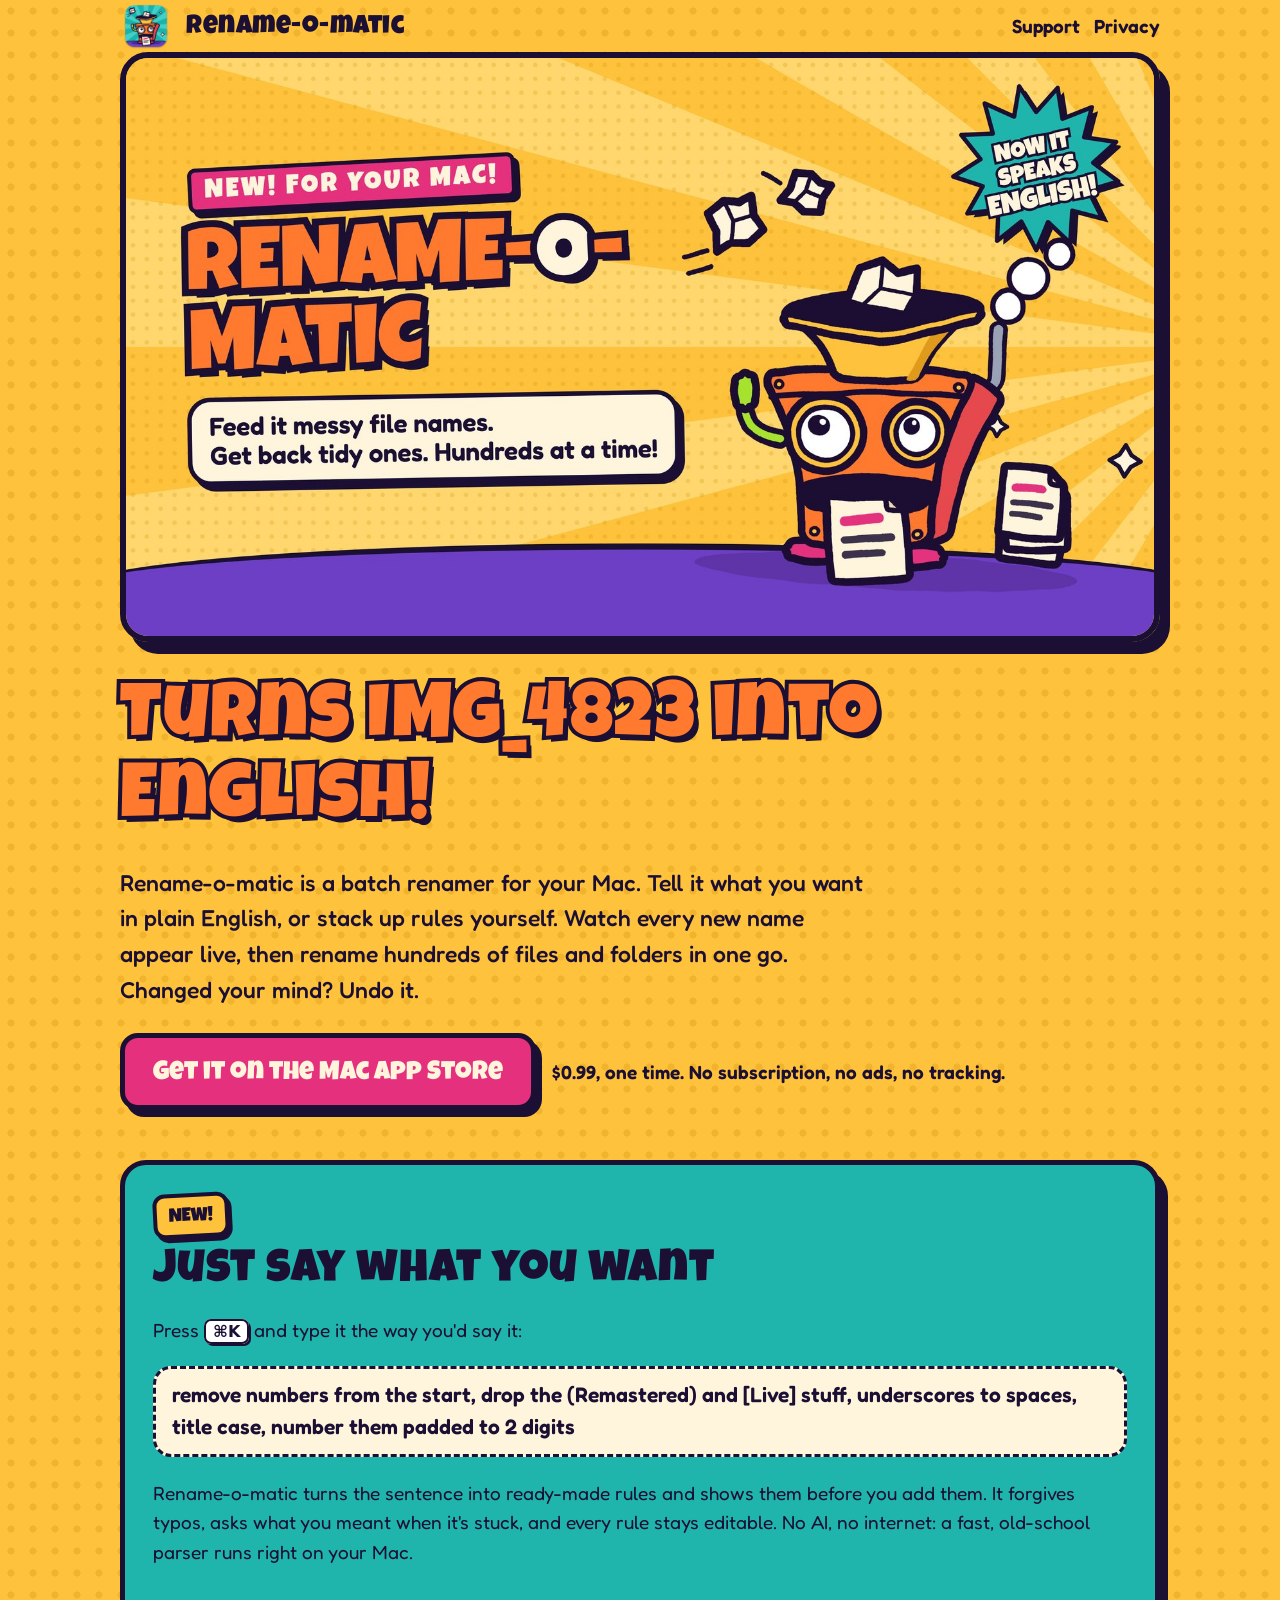
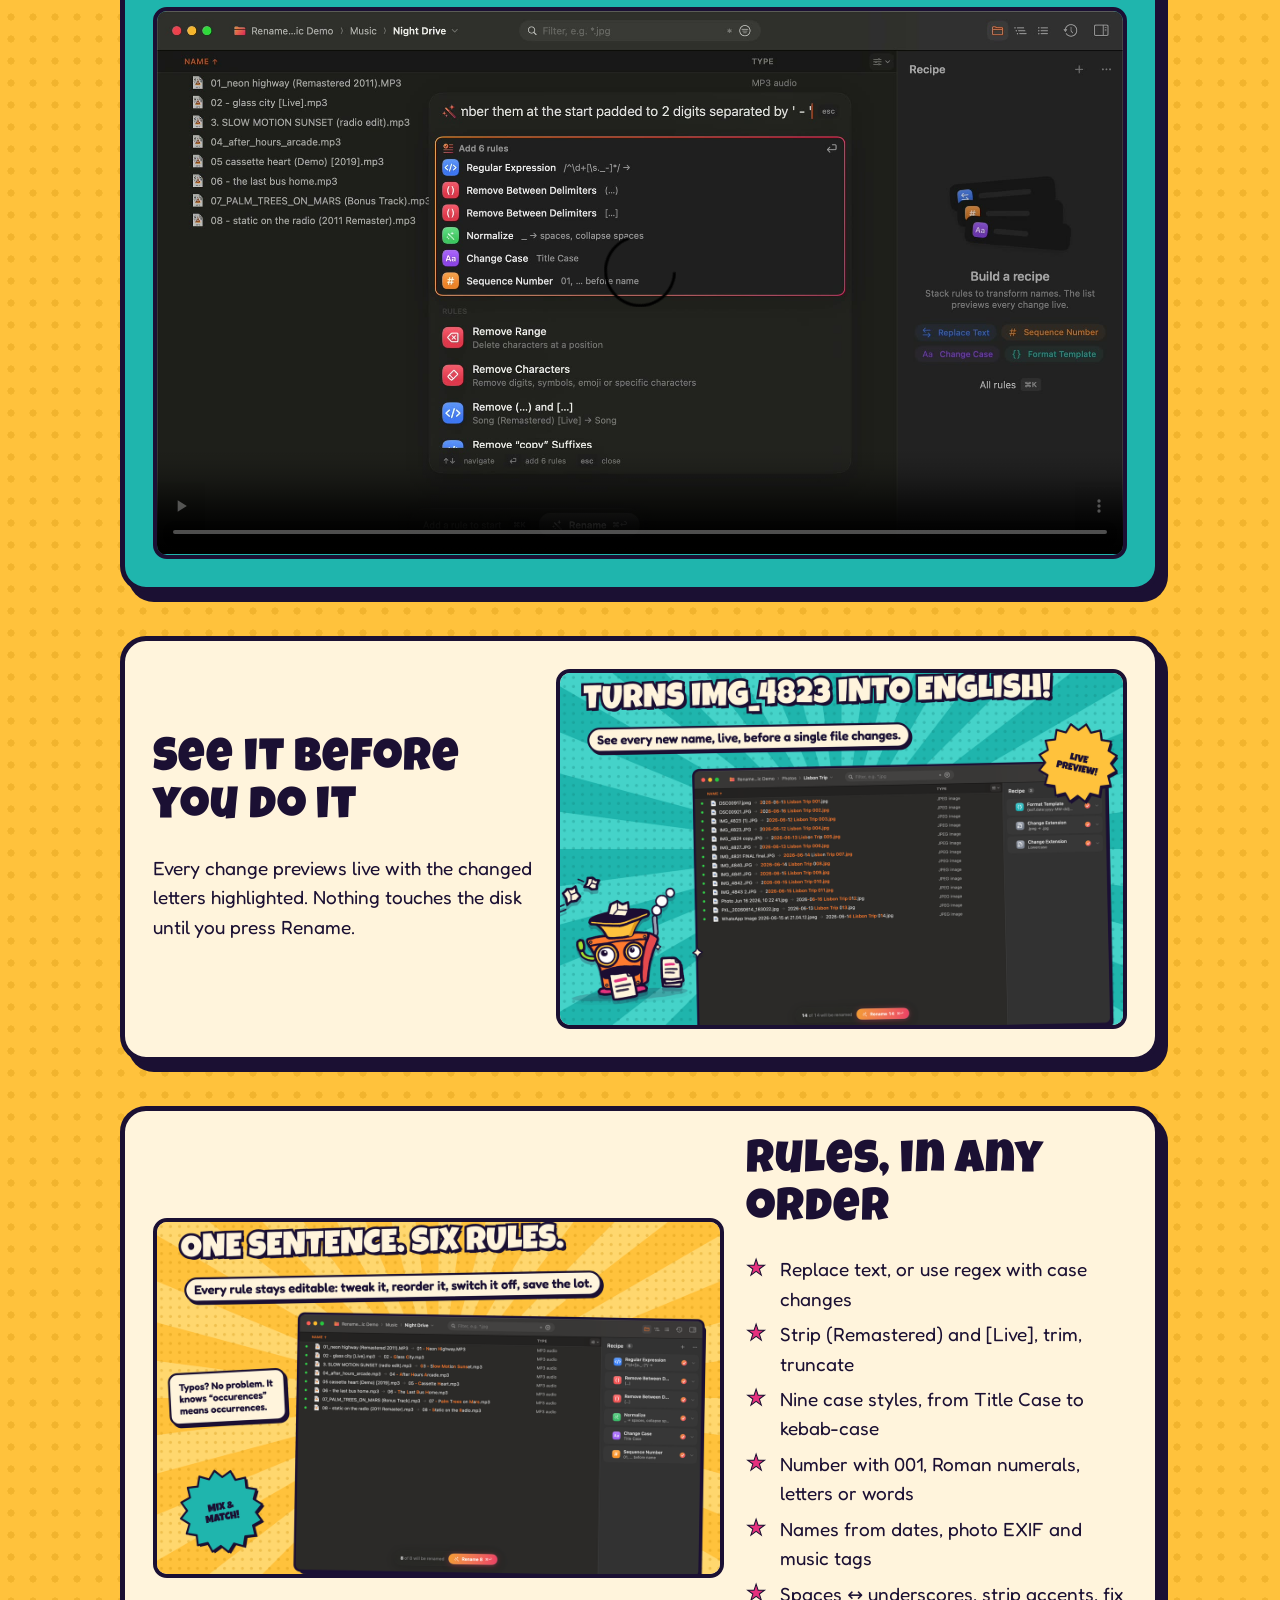
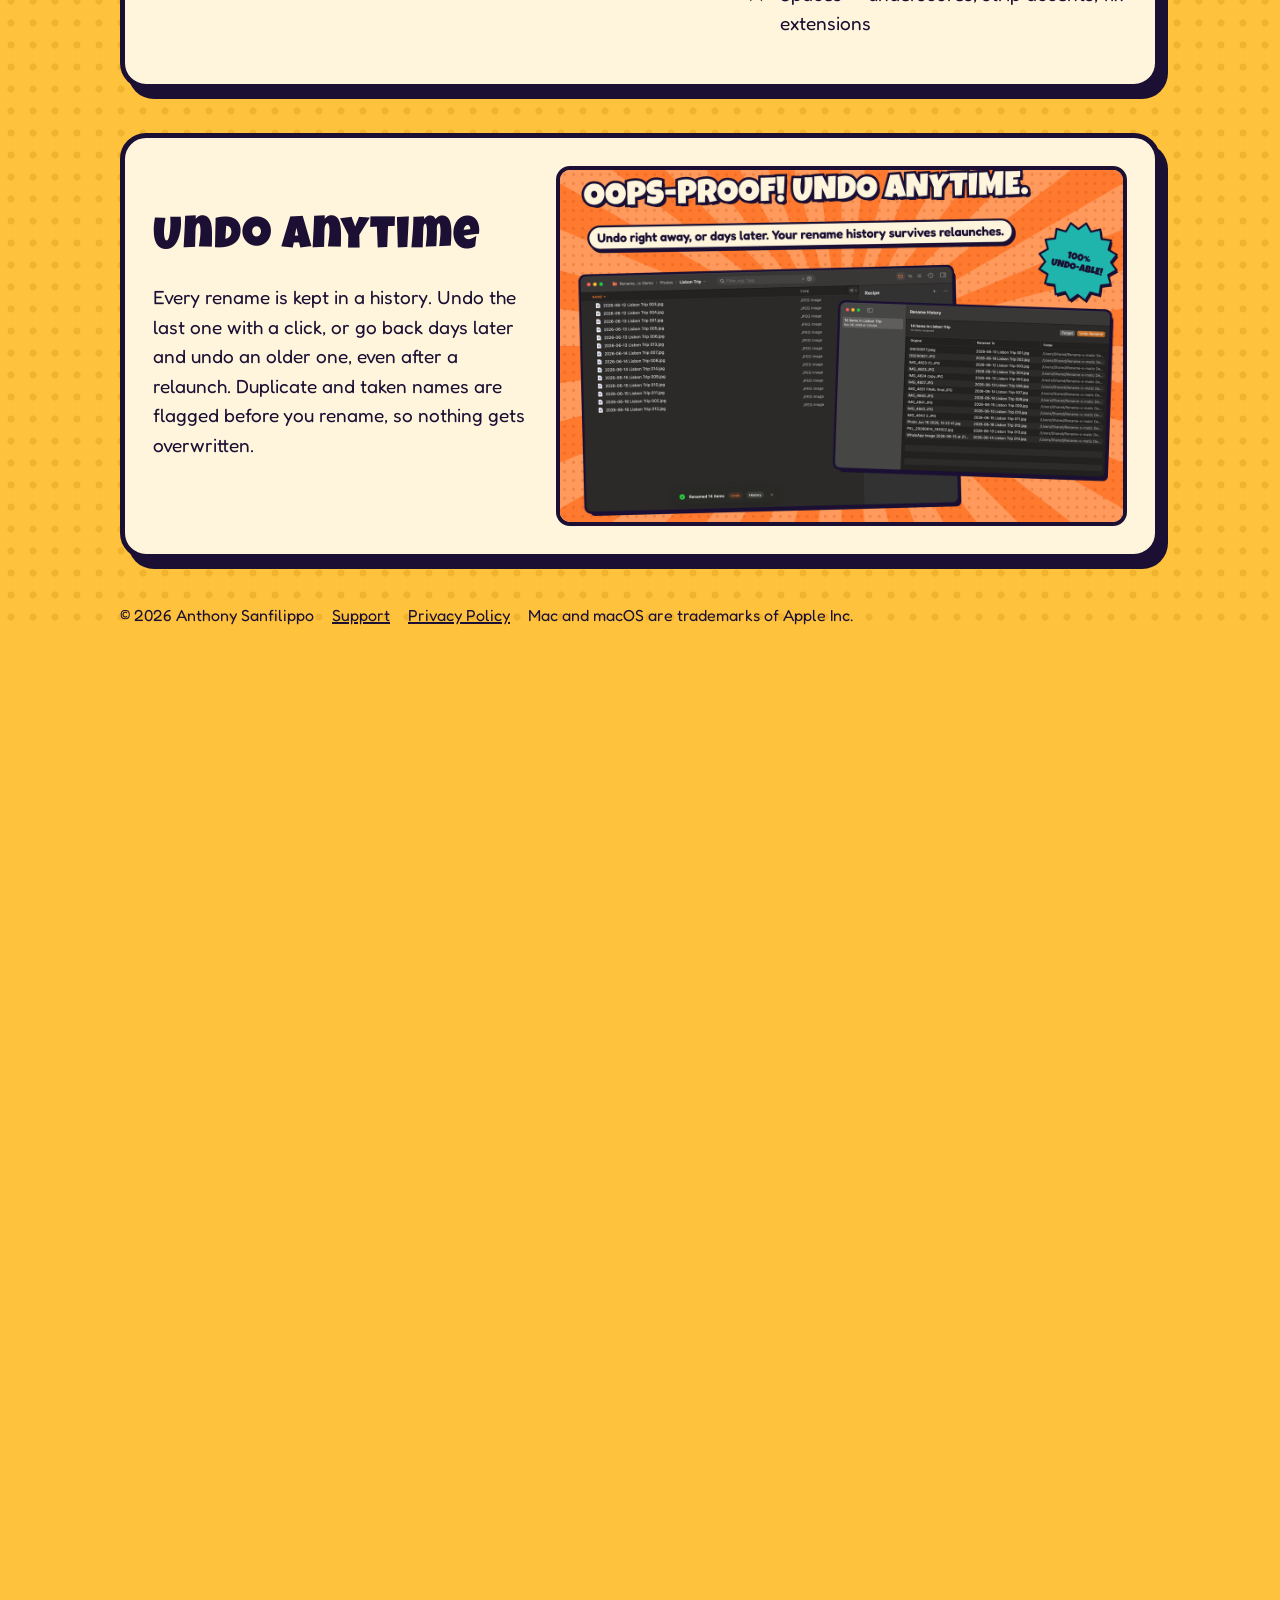
<file: index.html>
<!doctype html>
<meta charset="utf-8">
<title>Rename-o-matic</title>
<meta http-equiv="refresh" content="0; url=rename-o-matic/">
<link rel="canonical" href="https://hotelwhyfy.github.io/rename-o-matic/">
<a href="rename-o-matic/">Rename-o-matic</a>
</file>
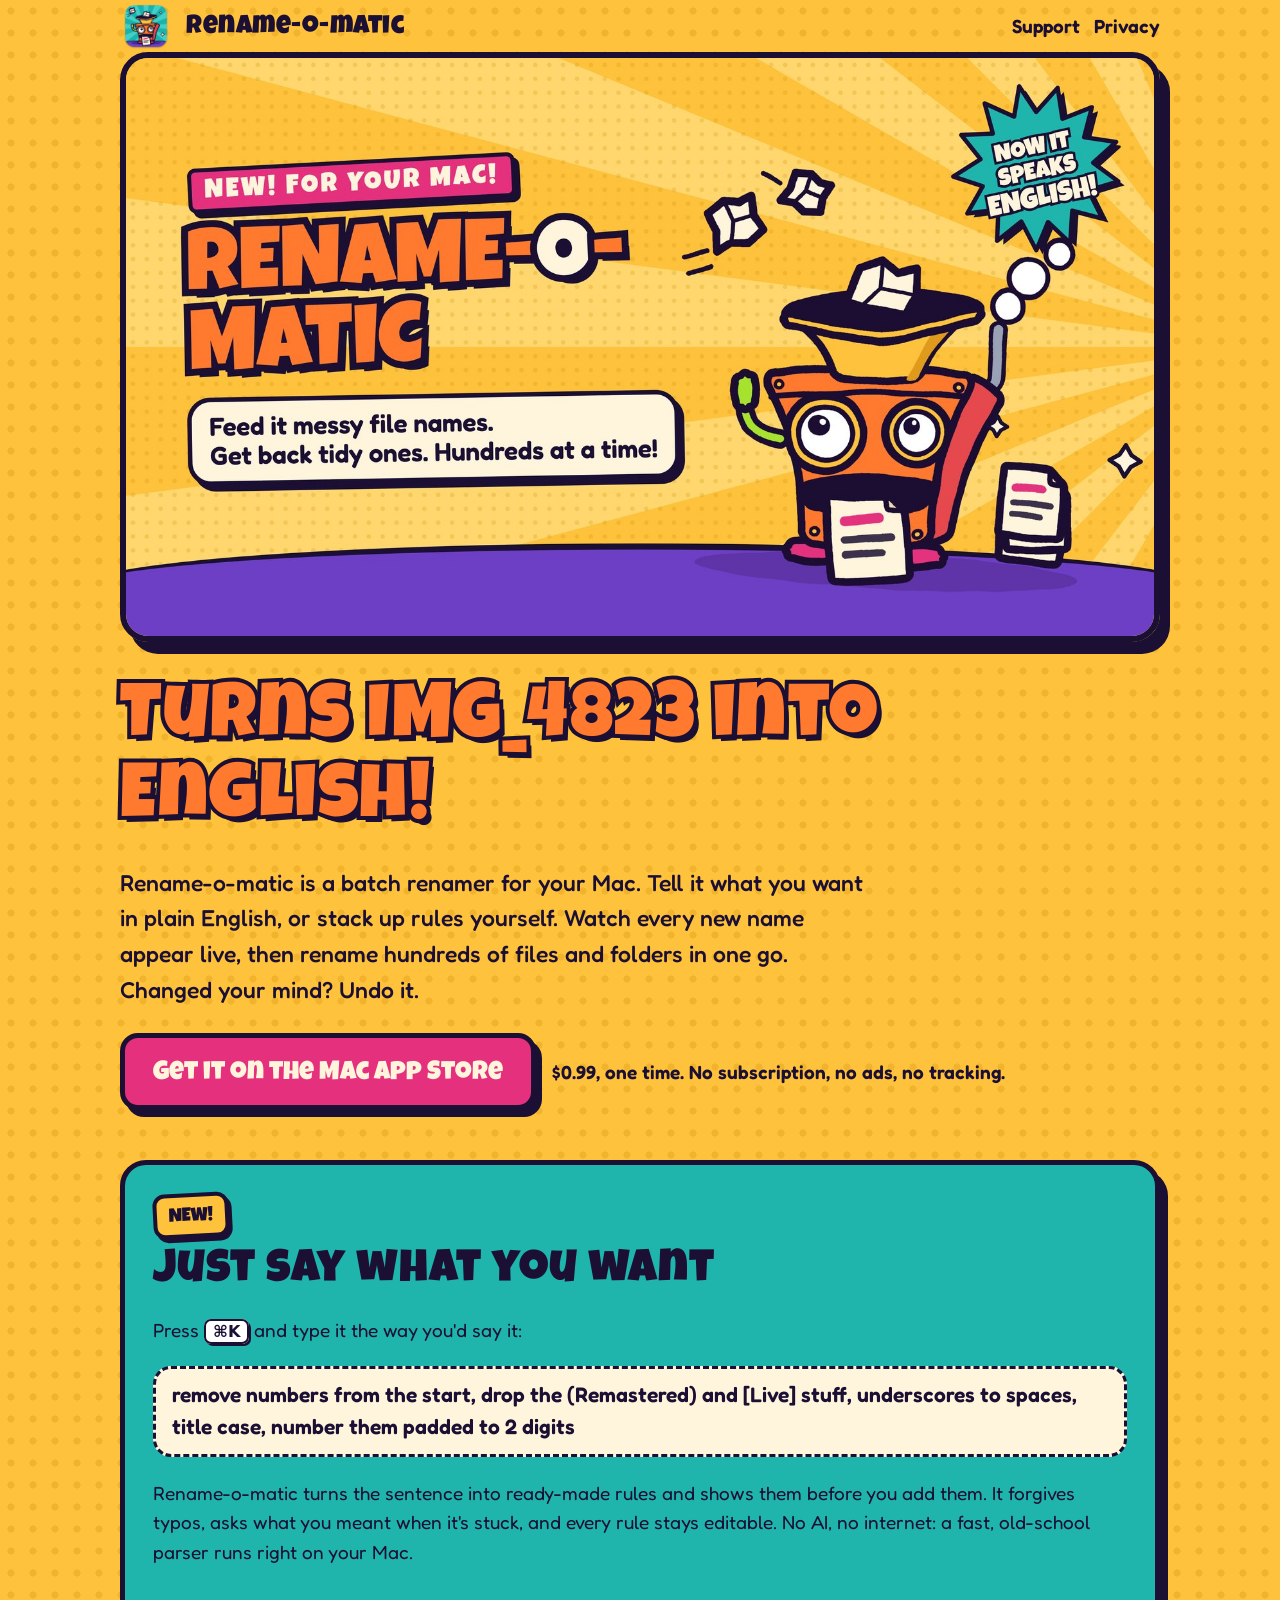
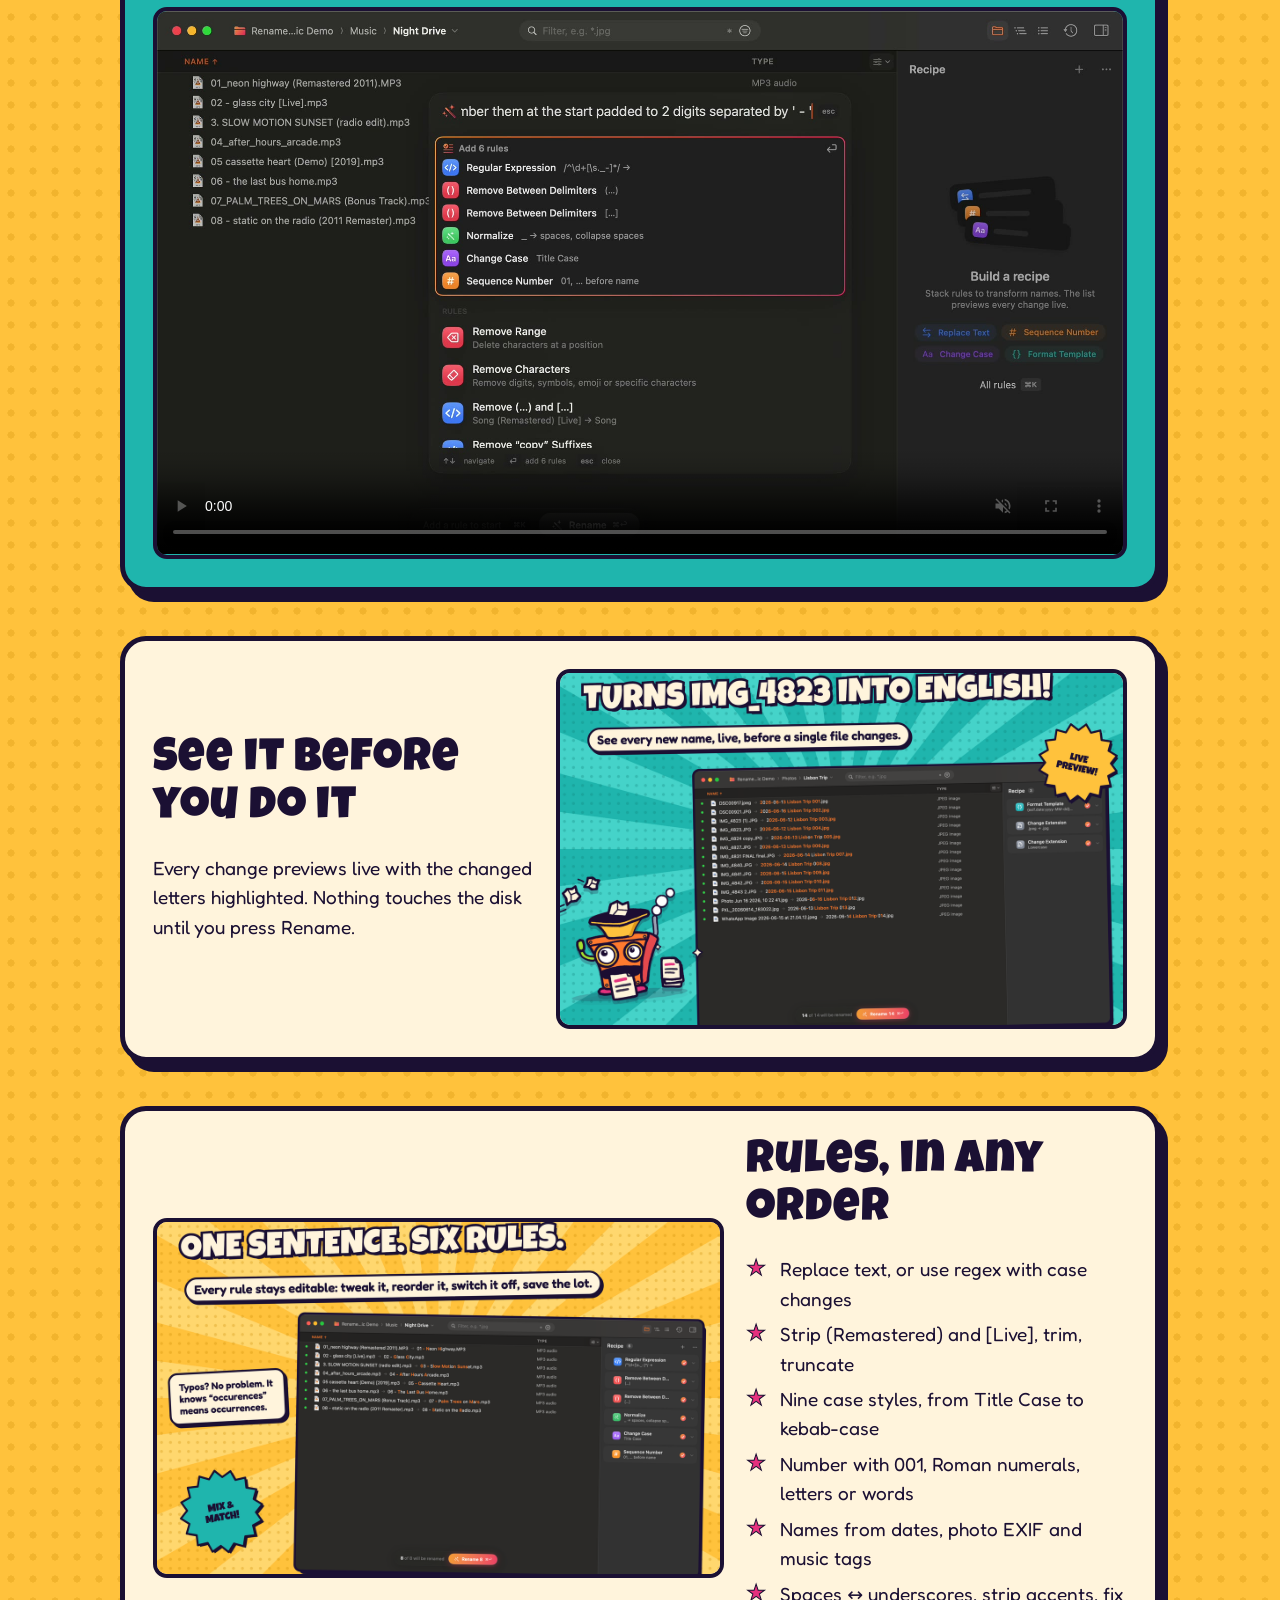
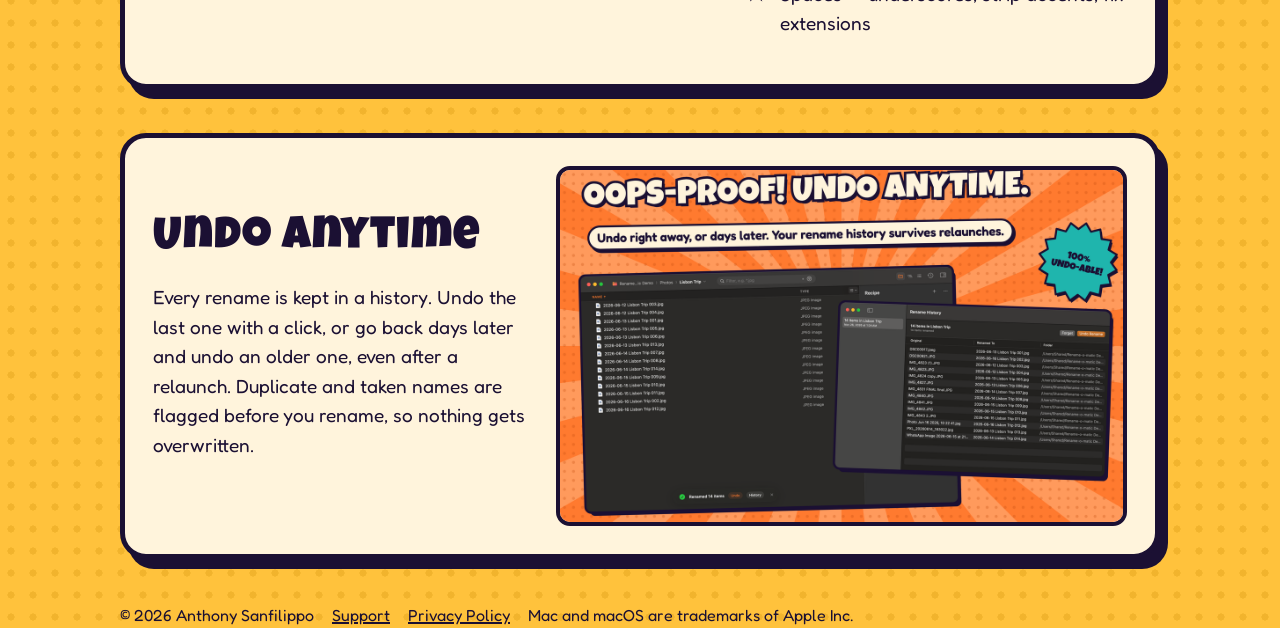
<file: rename-o-matic/index.html>
<!doctype html>
<html lang="en">
<head>
<meta charset="utf-8">
<meta name="viewport" content="width=device-width, initial-scale=1">
<title>Rename-o-matic — batch rename files on your Mac</title>
<meta name="description" content="Feed it messy file names, get back tidy ones. Type what you want in plain English, preview every change live, rename hundreds of files at once, and undo anytime.">
<meta property="og:title" content="Rename-o-matic — batch rename files on your Mac">
<meta property="og:description" content="Feed it messy file names, get back tidy ones. Type what you want in plain English, preview every change live, rename hundreds of files at once, and undo anytime.">
<meta property="og:image" content="https://hotelwhyfy.github.io/rename-o-matic/assets/social.png">
<link rel="icon" href="assets/icon-256.png">
<link rel="stylesheet" href="style.css">
</head>
<body>
<nav class="wrap"><img src="assets/icon-256.png" alt=""><a class="brand" href="index.html">Rename-o-matic</a><a href="support.html">Support</a><a href="privacy.html">Privacy</a></nav>
<main class="wrap">
  <section class="hero"><img src="assets/hero.jpg" width="1600" height="900" alt="The Rename-o-matic machine swallowing crumpled papers and spitting out tidy sheets, on a sunburst"></section>
  <h1>Turns IMG_4823 into English!</h1>
  <p class="lede">Rename-o-matic is a batch renamer for your Mac. Tell it what you want in plain English, or stack up rules yourself. Watch every new name appear live, then rename hundreds of files and folders in one go. Changed your mind? Undo it.</p>
  <div class="cta">
    <!-- Replace this with Apple's official "Download on the Mac App Store" badge (developer.apple.com/app-store/marketing/guidelines) once the app is live. -->
    <a class="button" href="https://apps.apple.com/app/idYOUR_APP_ID">Get it on the Mac App Store</a>
    <span class="price">$0.99, one time. No subscription, no ads, no tracking.</span>
  </div>

  <section class="card feature wide nl">
    <div>
      <span class="badge">NEW!</span>
      <h2>Just say what you want</h2>
      <p>Press <kbd>⌘K</kbd> and type it the way you'd say it:</p>
      <p class="say">remove numbers from the start, drop the (Remastered) and [Live] stuff, underscores to spaces, title case, number them padded to 2 digits</p>
      <p>Rename-o-matic turns the sentence into ready-made rules and shows them before you add them. It forgives typos, asks what you meant when it's stuck, and every rule stays editable. No AI, no internet: a fast, old-school parser runs right on your Mac.</p>
    </div>
    <video src="assets/rename-o-matic-demo.mp4" poster="assets/rename-o-matic-demo-poster.jpg" autoplay muted loop playsinline controls width="1920" height="1080"></video>
  </section>

  <section class="card feature">
    <div><h2>See it before you do it</h2><p>Every change previews live with the changed letters highlighted. Nothing touches the disk until you press Rename.</p></div>
    <img src="assets/shots/01-hero.png" width="1280" height="800" alt="Photos renamed to dates and a trip name, previewed live" loading="lazy">
  </section>
  <section class="card feature flip">
    <div><h2>Rules, in any order</h2>
      <ul class="checks"><li>Replace text, or use regex with case changes</li><li>Strip (Remastered) and [Live], trim, truncate</li><li>Nine case styles, from Title Case to kebab-case</li><li>Number with 001, Roman numerals, letters or words</li><li>Names from dates, photo EXIF and music tags</li><li>Spaces ↔ underscores, strip accents, fix extensions</li></ul></div>
    <img src="assets/shots/03-recipe.png" width="1280" height="800" alt="Six rules, built from one sentence, cleaning up an album's track names" loading="lazy">
  </section>
  <section class="card feature">
    <div><h2>Undo anytime</h2><p>Every rename is kept in a history. Undo the last one with a click, or go back days later and undo an older one, even after a relaunch. Duplicate and taken names are flagged before you rename, so nothing gets overwritten.</p></div>
    <img src="assets/shots/05-undo.png" width="1280" height="800" alt="The Rename History window with an Undo Rename button" loading="lazy">
  </section>
</main>
<footer class="wrap"><span>© 2026 Anthony Sanfilippo</span><a href="support.html">Support</a><a href="privacy.html">Privacy Policy</a><span>Mac and macOS are trademarks of Apple Inc.</span></footer>
</body>
</html>
</file>
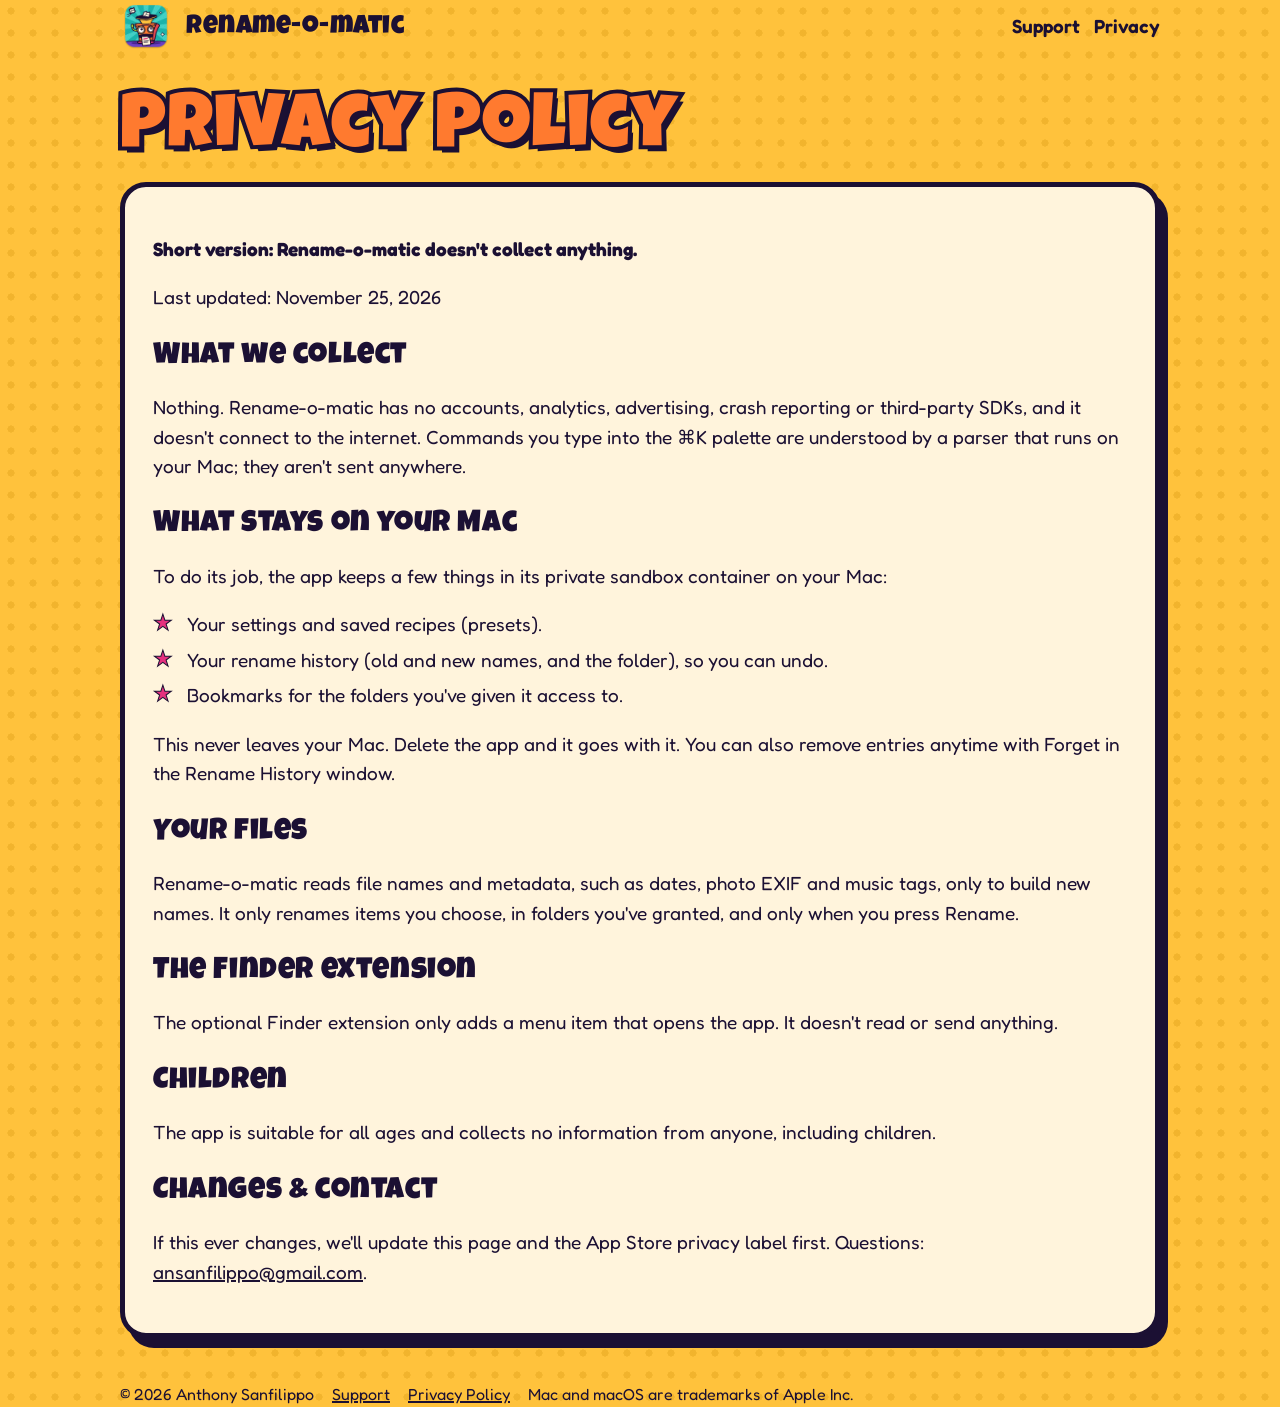
<file: rename-o-matic/privacy.html>
<!doctype html>
<html lang="en">
<head>
<meta charset="utf-8">
<meta name="viewport" content="width=device-width, initial-scale=1">
<title>Rename-o-matic Privacy Policy</title>
<meta name="description" content="Rename-o-matic collects no data.">
<meta property="og:title" content="Rename-o-matic Privacy Policy">
<meta property="og:description" content="Rename-o-matic collects no data.">
<meta property="og:image" content="https://hotelwhyfy.github.io/rename-o-matic/assets/social.png">
<link rel="icon" href="assets/icon-256.png">
<link rel="stylesheet" href="style.css">
</head>
<body>
<nav class="wrap"><img src="assets/icon-256.png" alt=""><a class="brand" href="index.html">Rename-o-matic</a><a href="support.html">Support</a><a href="privacy.html">Privacy</a></nav>
<main class="wrap doc">
  <h1>Privacy Policy</h1>
  <div class="card">
    <p><strong>Short version: Rename-o-matic doesn't collect anything.</strong></p>
    <p>Last updated: November 25, 2026</p>
    <h2>What we collect</h2>
    <p>Nothing. Rename-o-matic has no accounts, analytics, advertising, crash reporting or third-party SDKs, and it doesn't connect to the internet. Commands you type into the ⌘K palette are understood by a parser that runs on your Mac; they aren't sent anywhere.</p>
    <h2>What stays on your Mac</h2>
    <p>To do its job, the app keeps a few things in its private sandbox container on your Mac:</p>
    <ul class="checks">
      <li>Your settings and saved recipes (presets).</li>
      <li>Your rename history (old and new names, and the folder), so you can undo.</li>
      <li>Bookmarks for the folders you've given it access to.</li>
    </ul>
    <p>This never leaves your Mac. Delete the app and it goes with it. You can also remove entries anytime with Forget in the Rename History window.</p>
    <h2>Your files</h2>
    <p>Rename-o-matic reads file names and metadata, such as dates, photo EXIF and music tags, only to build new names. It only renames items you choose, in folders you've granted, and only when you press Rename.</p>
    <h2>The Finder extension</h2>
    <p>The optional Finder extension only adds a menu item that opens the app. It doesn't read or send anything.</p>
    <h2>Children</h2>
    <p>The app is suitable for all ages and collects no information from anyone, including children.</p>
    <h2>Changes &amp; contact</h2>
    <p>If this ever changes, we'll update this page and the App Store privacy label first. Questions: <a href="mailto:ansanfilippo@gmail.com">ansanfilippo@gmail.com</a>.</p>
  </div>
</main>
<footer class="wrap"><span>© 2026 Anthony Sanfilippo</span><a href="support.html">Support</a><a href="privacy.html">Privacy Policy</a><span>Mac and macOS are trademarks of Apple Inc.</span></footer>
</body>
</html>
</file>
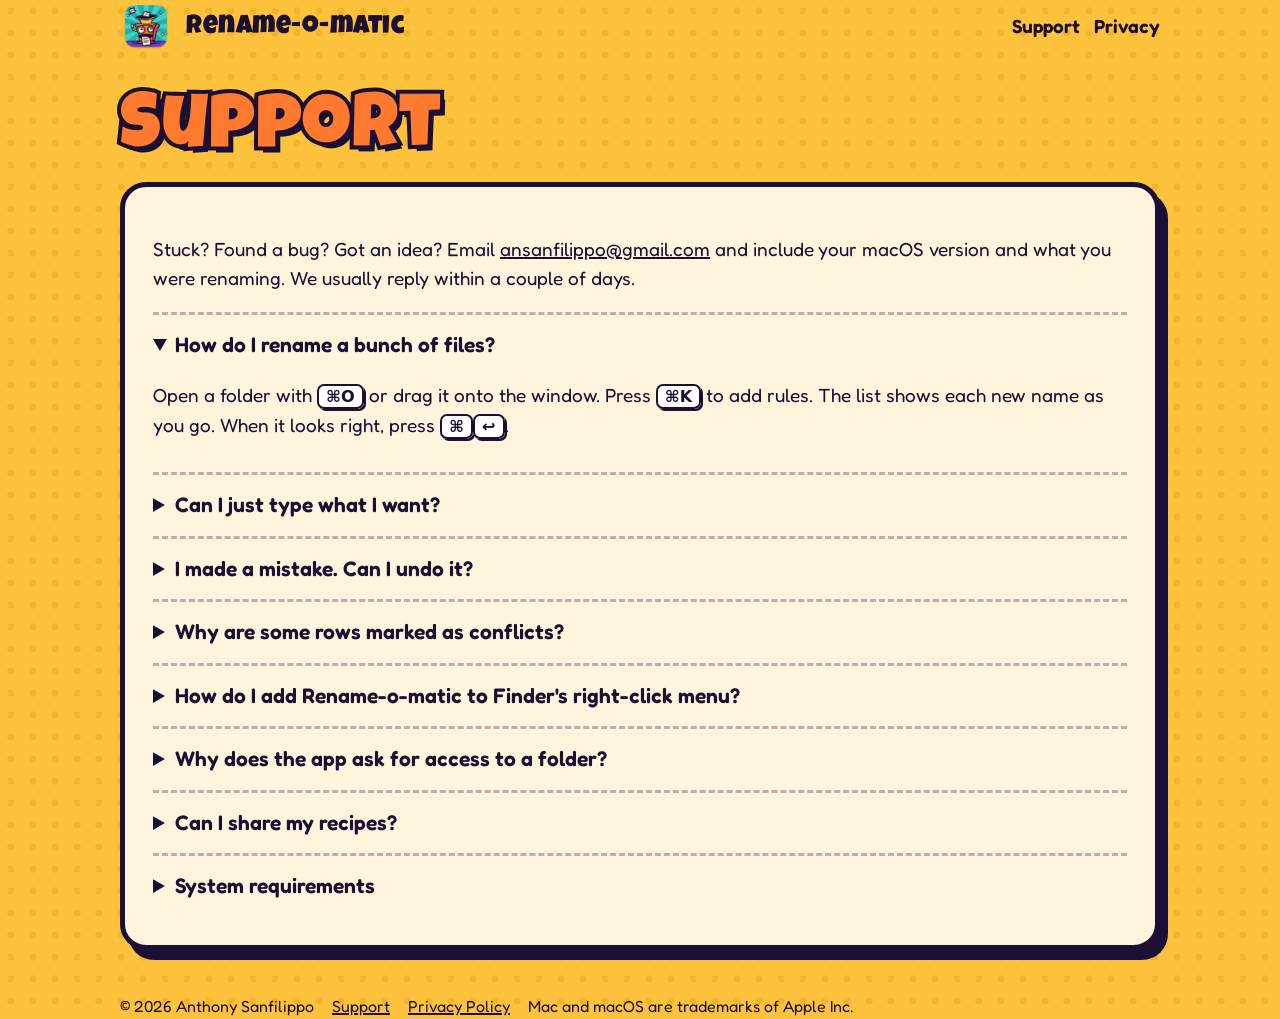
<file: rename-o-matic/support.html>
<!doctype html>
<html lang="en">
<head>
<meta charset="utf-8">
<meta name="viewport" content="width=device-width, initial-scale=1">
<title>Rename-o-matic Support</title>
<meta name="description" content="Help with Rename-o-matic, the batch renamer for Mac.">
<meta property="og:title" content="Rename-o-matic Support">
<meta property="og:description" content="Help with Rename-o-matic, the batch renamer for Mac.">
<meta property="og:image" content="https://hotelwhyfy.github.io/rename-o-matic/assets/social.png">
<link rel="icon" href="assets/icon-256.png">
<link rel="stylesheet" href="style.css">
</head>
<body>
<nav class="wrap"><img src="assets/icon-256.png" alt=""><a class="brand" href="index.html">Rename-o-matic</a><a href="support.html">Support</a><a href="privacy.html">Privacy</a></nav>
<main class="wrap doc">
  <h1>Support</h1>
  <div class="card">
    <p>Stuck? Found a bug? Got an idea? Email <a href="mailto:ansanfilippo@gmail.com">ansanfilippo@gmail.com</a> and include your macOS version and what you were renaming. We usually reply within a couple of days.</p>
    <details open><summary>How do I rename a bunch of files?</summary>
      <p>Open a folder with <kbd>⌘O</kbd> or drag it onto the window. Press <kbd>⌘K</kbd> to add rules. The list shows each new name as you go. When it looks right, press <kbd>⌘</kbd><kbd>↩</kbd>.</p></details>
    <details><summary>Can I just type what I want?</summary>
      <p>Yes. Press <kbd>⌘K</kbd> and type it in plain English, for example <em>replace IMG with Photo and add a suffix _v2</em> or <em>remove numbers from the start and title case</em>. A card shows the rules it understood; press <kbd>↩</kbd> to add them. If part of the sentence doesn't make sense, it tells you which part and shows an example. Putting text in quotes ("like this") always works when a phrase is ambiguous. It all runs on your Mac; nothing is sent anywhere.</p></details>
    <details><summary>I made a mistake. Can I undo it?</summary>
      <p>Yes. Click Undo in the confirmation that appears after a rename, or choose Rename ▸ Undo Last Rename (<kbd>⌥⌘Z</kbd>). For an older rename, click History in the toolbar (or press <kbd>⇧⌘Y</kbd>), select it and click Undo Rename. History is kept after you quit the app. Undo works as long as the renamed files are still where Rename-o-matic left them.</p></details>
    <details><summary>Why are some rows marked as conflicts?</summary>
      <p>Two items would end up with the same name, the new name is already taken in that folder, or the name isn't allowed. Conflicting items are skipped, so nothing is ever overwritten. Tweak the recipe until the warning goes away.</p></details>
    <details><summary>How do I add Rename-o-matic to Finder's right-click menu?</summary>
      <p>Open System Settings ▸ General ▸ Login Items &amp; Extensions, click the ⓘ next to Finder, and turn on Rename-o-matic. Then right-click files or a folder and choose Rename… (the item names what it will open, for example “Rename 3 Items…”).</p></details>
    <details><summary>Why does the app ask for access to a folder?</summary>
      <p>Mac App Store apps are sandboxed. They can only touch folders you choose. Rename-o-matic remembers the folders you grant, so it only asks once.</p></details>
    <details><summary>Can I share my recipes?</summary>
      <p>Yes. Choose Rename ▸ Export Recipe as Preset… to save a <code>.rompreset</code> file. Double-click one to import it.</p></details>
    <details><summary>System requirements</summary><p>macOS 14 Sonoma or later, on Apple silicon or Intel.</p></details>
  </div>
</main>
<footer class="wrap"><span>© 2026 Anthony Sanfilippo</span><a href="support.html">Support</a><a href="privacy.html">Privacy Policy</a><span>Mac and macOS are trademarks of Apple Inc.</span></footer>
</body>
</html>
</file>
<file: rename-o-matic/style.css>
@font-face { font-family: 'Luckiest Guy'; src: url('assets/fonts/LuckiestGuy-Regular.ttf'); font-display: swap; }
@font-face { font-family: 'Fredoka'; src: url('assets/fonts/Fredoka-Variable.ttf'); font-weight: 300 700; font-display: swap; }
:root { --ink: #1B1033; --cream: #FFF4DC; --teal: #1FB5AD; --mustard: #FFC23C; --magenta: #E5307E; --orange: #FF7A2F; --purple: #6C3FC5; }
* { box-sizing: border-box; }
html { background: var(--mustard); }
body { margin: 0; font-family: 'Fredoka', system-ui, sans-serif; font-size: 19px; line-height: 1.55; color: var(--ink);
       background: var(--mustard) radial-gradient(rgba(201,138,0,.25) 22%, transparent 24%) 0 0 / 22px 22px; }
a { color: var(--ink); text-decoration-thickness: 2px; overflow-wrap: anywhere; }
.wrap { max-width: 1080px; margin: 0 auto; padding: 0 20px; }
nav { display: flex; flex-wrap: wrap; align-items: center; gap: 14px; padding: 18px 20px; }
nav img { width: 52px; height: 52px; }
nav .brand { font-family: 'Luckiest Guy'; font-size: 26px; letter-spacing: .02em; text-decoration: none; margin-right: auto; padding-top: 4px; }
nav a:not(.brand) { font-weight: 600; text-decoration: none; }
.hero img { width: 100%; height: auto; display: block; border: 6px solid var(--ink); border-radius: 28px; box-shadow: 10px 12px 0 var(--ink); }
h1, h2 { font-family: 'Luckiest Guy'; font-weight: 400; letter-spacing: .02em; line-height: 1.05; }
h1 { font-size: clamp(40px, 7vw, 76px); margin: 40px 0 10px; color: var(--orange); -webkit-text-stroke: 8px var(--ink); paint-order: stroke fill; text-shadow: 5px 6px 0 var(--ink); }
h2 { font-size: clamp(30px, 4.6vw, 46px); margin: 0 0 12px; }
.lede { font-size: 23px; font-weight: 500; max-width: 760px; }
.cta { display: flex; flex-wrap: wrap; gap: 16px; align-items: center; margin: 26px 0 50px; }
.button { display: inline-block; font-family: 'Luckiest Guy'; font-size: 26px; padding: 16px 28px 10px; background: var(--magenta); color: var(--cream);
          text-decoration: none; border: 5px solid var(--ink); border-radius: 18px; box-shadow: 6px 7px 0 var(--ink); }
.button:hover { transform: translate(-2px, -2px); box-shadow: 8px 9px 0 var(--ink); }
.price { font-weight: 600; }
.card { background: var(--cream); border: 5px solid var(--ink); border-radius: 26px; box-shadow: 8px 10px 0 var(--ink); padding: 28px; margin: 0 0 44px; }
.feature { display: grid; grid-template-columns: 1fr; gap: 22px; align-items: center; }
.feature img { width: 100%; height: auto; border-radius: 14px; border: 4px solid var(--ink); }
@media (min-width: 860px) { .feature { grid-template-columns: 1fr 1.5fr; } .feature.flip { grid-template-columns: 1.5fr 1fr; } .feature.flip > div { order: 2; } }
.soon { background: var(--teal); }
.soon .badge { display: inline-block; font-family: 'Luckiest Guy'; background: var(--mustard); border: 4px solid var(--ink); border-radius: 12px; padding: 6px 12px 2px; transform: rotate(-3deg); margin-bottom: 10px; }
.soon img, .soon video { width: 100%; height: auto; border: 4px solid var(--ink); border-radius: 14px; display: block; }
ul.checks { padding-left: 0; list-style: none; } ul.checks li { padding-left: 34px; position: relative; margin: 6px 0; }
ul.checks li::before { content: '★'; position: absolute; left: 0; color: var(--magenta); -webkit-text-stroke: 1px var(--ink); font-size: 22px; line-height: 1.2; }
.doc h2 { font-size: 30px; margin-top: 30px; }
details { border-top: 3px dashed rgba(27,16,51,.3); padding: 14px 0; } details summary { font-weight: 600; font-size: 21px; cursor: pointer; }
footer { padding: 30px 0 60px; font-size: 16px; display: flex; flex-wrap: wrap; gap: 18px; }
kbd { font-family: system-ui, sans-serif; font-weight: 700; font-size: .85em; background: #fff; border: 2px solid var(--ink); border-radius: 7px; padding: 1px 7px; box-shadow: 2px 2px 0 var(--ink); }
.badge { display: inline-block; font-family: 'Luckiest Guy'; background: var(--mustard); border: 4px solid var(--ink); border-radius: 12px; padding: 6px 12px 2px; transform: rotate(-3deg); margin-bottom: 10px; box-shadow: 3px 4px 0 var(--ink); }
.say { font-size: 21px; font-weight: 600; background: #fff; border: 3px dashed var(--ink); border-radius: 18px; padding: 10px 16px; }
.wide { grid-template-columns: 1fr !important; }
.feature video { width: 100%; height: auto; display: block; border-radius: 14px; border: 4px solid var(--ink); }
.nl { background: var(--teal); }
.nl .say { background: var(--cream); }
</file>
